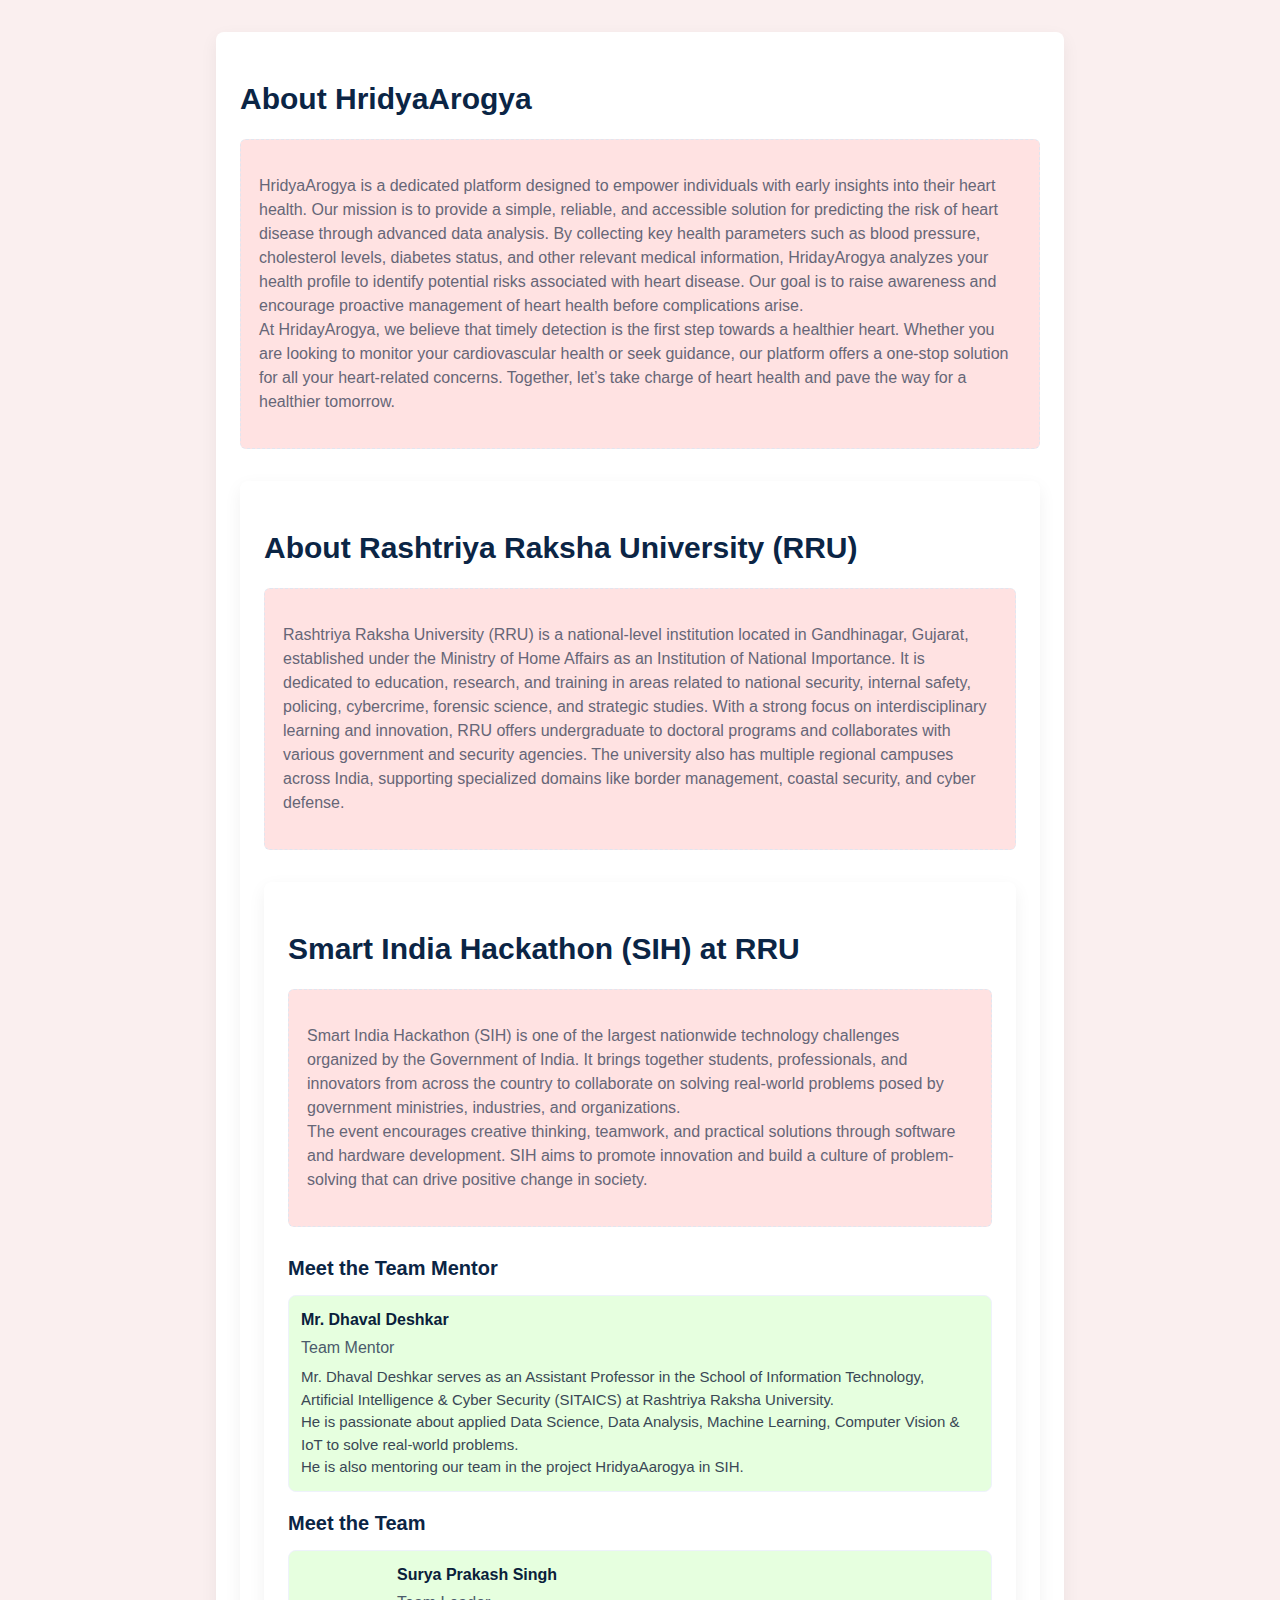
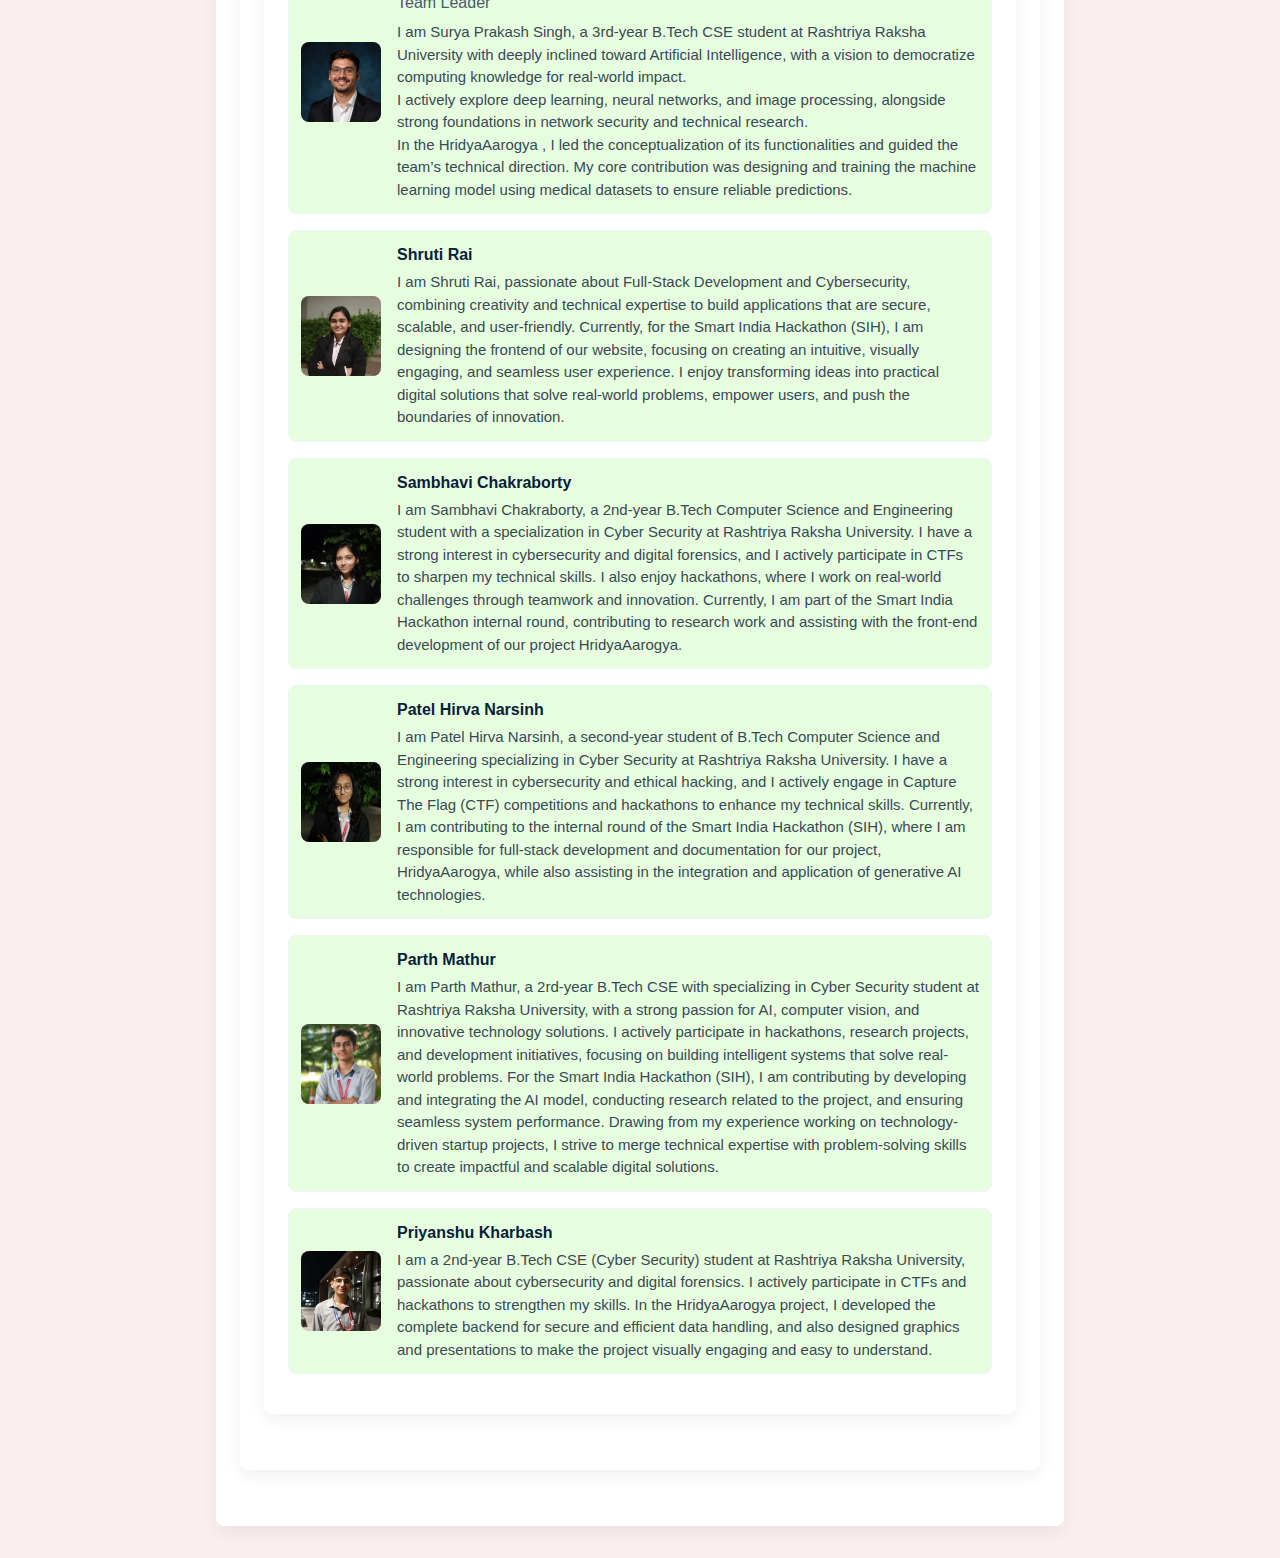
<file: templates/aboutus.html>
<!DOCTYPE html>
<html lang="en">
<head>
  <meta charset="utf-8" />
  <meta name="viewport" content="width=device-width,initial-scale=1" />
  <title>Simple Page with Team Introductions</title>
  <style>
    body {
      font-family: Arial, sans-serif;
      margin: 0;
      background: #faefef;
      color: #222;
      line-height: 1.5;
    }

    .page {
      max-width: 800px;
      margin: 32px auto;
      background: #ffffff;
      border-radius: 8px;
      padding: 24px;
      box-shadow: 0 6px 18px rgba(0,0,0,0.06);
    }

    .title {
      font-size: 30px;
      font-weight: 700;
      color: #0b2545;
      margin-bottom: 18px;
    }

    .main-text {
      background: #ffe2e2;
      padding: 18px;
      border-radius: 6px;
      border: 1px dashed #e0e6f0;
      margin-bottom: 26px;
      min-height: 120px;
    }
    .main-text .hint { color: #667; font-size: 16px; }

    /* Each person block */
    .person {
      display: flex;
      align-items: center;
      gap: 16px;
      background: #e6ffdf;
      border: 1px solid #eef2fb;
      border-radius: 8px;
      padding: 12px;
      margin-bottom: 16px;
    }

    .avatar {
      width: 80px;
      height: 80px;
      border-radius: 8px;
      object-fit: cover;
      background: #ddd;
      flex-shrink: 0;
    }

    .person-info {
      flex: 1;
    }
    .person-name {
      font-weight: 800;
      margin: 0 0 4px 0;
      color: #09203a;
    }
    .person-role {
      margin: 0 0 6px 0;
      font-size: 16px;
      color: #4b5b6b;
    }
    .person-bio {
      margin: 0;
      font-size: 15px;
      color: #3a4855;
    }

    /* Vertical stack */
    @media (max-width: 480px) {
      .person { flex-direction: column; align-items: flex-start; }
      .avatar { width: 100%; height: auto; }
    }
  </style>
</head>
<body>
  <div class="page">
    <h1 class="title">About HridyaArogya</h1>

    <!-- HridyaAarogya -->
    <div class="main-text">
      <p class="hint">HridyaArogya is a dedicated platform designed to empower individuals with early insights into their heart health. Our mission is to provide a simple, reliable, and accessible solution for predicting the risk of heart disease through advanced data analysis.
By collecting key health parameters such as blood pressure, cholesterol levels, diabetes status, and other relevant medical information, HridayArogya analyzes your health profile to identify potential risks associated with heart disease. Our goal is to raise awareness and encourage proactive management of heart health before complications arise.
<br>At HridayArogya, we believe that timely detection is the first step towards a healthier heart. Whether you are looking to monitor your cardiovascular health or seek guidance, our platform offers a one-stop solution for all your heart-related concerns.
Together, let’s take charge of heart health and pave the way for a healthier tomorrow.
</p>
    </div>

<div class="page">
    <h1 class="title">About Rashtriya Raksha University (RRU)</h1>

    <!-- RRU -->
    <div class="main-text">
      <p class="hint">Rashtriya Raksha University (RRU) is a national-level institution located in Gandhinagar, Gujarat, established under the Ministry of Home Affairs as an Institution of National Importance. It is dedicated to education, research, and training in areas related to national security, internal safety, policing, cybercrime, forensic science, and strategic studies. With a strong focus on interdisciplinary learning and innovation, RRU offers undergraduate to doctoral programs and collaborates with various government and security agencies. The university also has multiple regional campuses across India, supporting specialized domains like border management, coastal security, and cyber defense.

</p>
    </div>


    <div class="page">
    <h1 class="title">Smart India Hackathon (SIH) at RRU</h1>

    <!-- SIH -->
    <div class="main-text">
      <p class="hint">
        Smart India Hackathon (SIH) is one of the largest nationwide technology challenges organized by the Government of India. It brings together students, professionals, and innovators from across the country to collaborate on solving real-world problems posed by government ministries, industries, and organizations.<br> The event encourages creative thinking, teamwork, and practical solutions through software and hardware development. SIH aims to promote innovation and build a culture of problem-solving that can drive positive change in society.
</p>
    </div>
    <h2 style="font-size:20px;color:#0b2545;margin-bottom:12px;">Meet the Team Mentor</h2>
<div class="person">
      <div class="person-info">
        <p class="person-name">Mr. Dhaval Deshkar</p>
        <p class="person-role">Team Mentor</p>
        <p class="person-bio">Mr. Dhaval Deshkar serves as an Assistant Professor in the School of Information Technology, Artificial Intelligence & Cyber Security (SITAICS) at Rashtriya Raksha University.
            <br>He is passionate about applied Data Science, Data Analysis, Machine Learning, Computer Vision & IoT to solve real-world problems.
            <br>He is also mentoring our team in the project HridyaAarogya in SIH.
        </p>
      </div>
    </div>

    <h2 style="font-size:20px;color:#0b2545;margin-bottom:12px;">Meet the Team</h2>

    <!-- Developers -->
     

    <div class="person">
      <img class="avatar" src="/static/sur.jpg" alt="Person 6 photo">
      <div class="person-info">
        <p class="person-name">Surya Prakash Singh</p>
        <p class="person-role">Team Leader</p>
        <p class="person-bio">I am Surya Prakash Singh, a 3rd-year B.Tech CSE student at Rashtriya Raksha University with deeply inclined toward Artificial Intelligence, with a vision to democratize computing knowledge for real-world impact.
        <br>I actively explore deep learning, neural networks, and image processing, alongside strong foundations in network security and technical research.
        <br>In the HridyaAarogya , I led the conceptualization of its functionalities and guided the team’s technical direction.
        My core contribution was designing and training the machine learning model using medical datasets to ensure reliable predictions.</p>
      </div>
    </div>

    
<div class="person">
      <img class="avatar" src="/static/shru.jpg" alt="Person 2 photo">
      <div class="person-info">
        <p class="person-name">Shruti Rai</p>
        <p class="person-bio">I am Shruti Rai, passionate about Full-Stack Development and Cybersecurity, combining creativity and technical expertise to build applications that are secure, scalable, and user-friendly. Currently, for the Smart India Hackathon (SIH), I am designing the frontend of our website, focusing on creating an intuitive, visually engaging, and seamless user experience. I enjoy transforming ideas into practical digital solutions that solve real-world problems, empower users, and push the boundaries of innovation.
        </p>
      </div>
    </div>


  <div class="person">
      <img class="avatar" src="/static/sam.jpg" alt="Person 1 photo">
      <div class="person-info">
        <p class="person-name">Sambhavi Chakraborty</p>
        <p class="person-bio">I am Sambhavi Chakraborty, a 2nd-year B.Tech Computer Science and Engineering student with a specialization in Cyber Security at Rashtriya Raksha University. I have a strong interest in cybersecurity and digital forensics, and I actively participate in CTFs to sharpen my technical skills. I also enjoy hackathons, where I work on real-world challenges through teamwork and innovation. Currently, I am part of the Smart India Hackathon internal round, contributing to research work and assisting with the front-end development of our project HridyaAarogya.
        </p>
      </div>
  </div>


    <div class="person">
      <img class="avatar" src="/static/hir.jpg" alt="Person 3 photo">
      <div class="person-info">
        <p class="person-name">Patel Hirva Narsinh</p>
        <p class="person-bio">I am Patel Hirva Narsinh, a second-year student of B.Tech Computer Science and Engineering specializing in Cyber Security at Rashtriya Raksha University. I have a strong interest in cybersecurity and ethical hacking, and I actively engage in Capture The Flag (CTF) competitions and hackathons to enhance my technical skills. Currently, I am contributing to the internal round of the Smart India Hackathon (SIH), where I am responsible for full-stack development and documentation for our project, HridyaAarogya, while also assisting in the integration and application of generative AI technologies.
        </p>
      </div>
    </div>


    <div class="person">
      <img class="avatar" src="/static/parth.jpg" alt="Person 4 photo">
      <div class="person-info">
        <p class="person-name">Parth Mathur</p>
        <p class="person-bio">I am Parth Mathur, a 2rd-year B.Tech CSE  with specializing in Cyber Security student at Rashtriya Raksha University, with a strong passion for AI, computer vision, and innovative technology solutions. I actively participate in hackathons, research projects, and development initiatives, focusing on building intelligent systems that solve real-world problems. For the Smart India Hackathon (SIH), I am contributing by developing and integrating the AI model, conducting research related to the project, and ensuring seamless system performance. Drawing from my experience working on technology-driven startup projects, I strive to merge technical expertise with problem-solving skills to create impactful and scalable digital solutions.
      </p>
      </div>
    </div>


    <div class="person">
      <img class="avatar" src="/static/pri.jpg" alt="Person 5 photo">
      <div class="person-info">
        <p class="person-name">Priyanshu Kharbash</p>
        <p class="person-bio">I am a 2nd-year B.Tech CSE (Cyber Security) student at Rashtriya Raksha University, passionate about cybersecurity and digital forensics. I actively participate in CTFs and hackathons to strengthen my skills.
          In the HridyaAarogya project, I developed the complete backend for secure and efficient data handling, and also designed graphics and presentations to make the project visually engaging and easy to understand.
        </p>
      </div>
    </div>

    

  </div>
</body>
</html>
</file>
